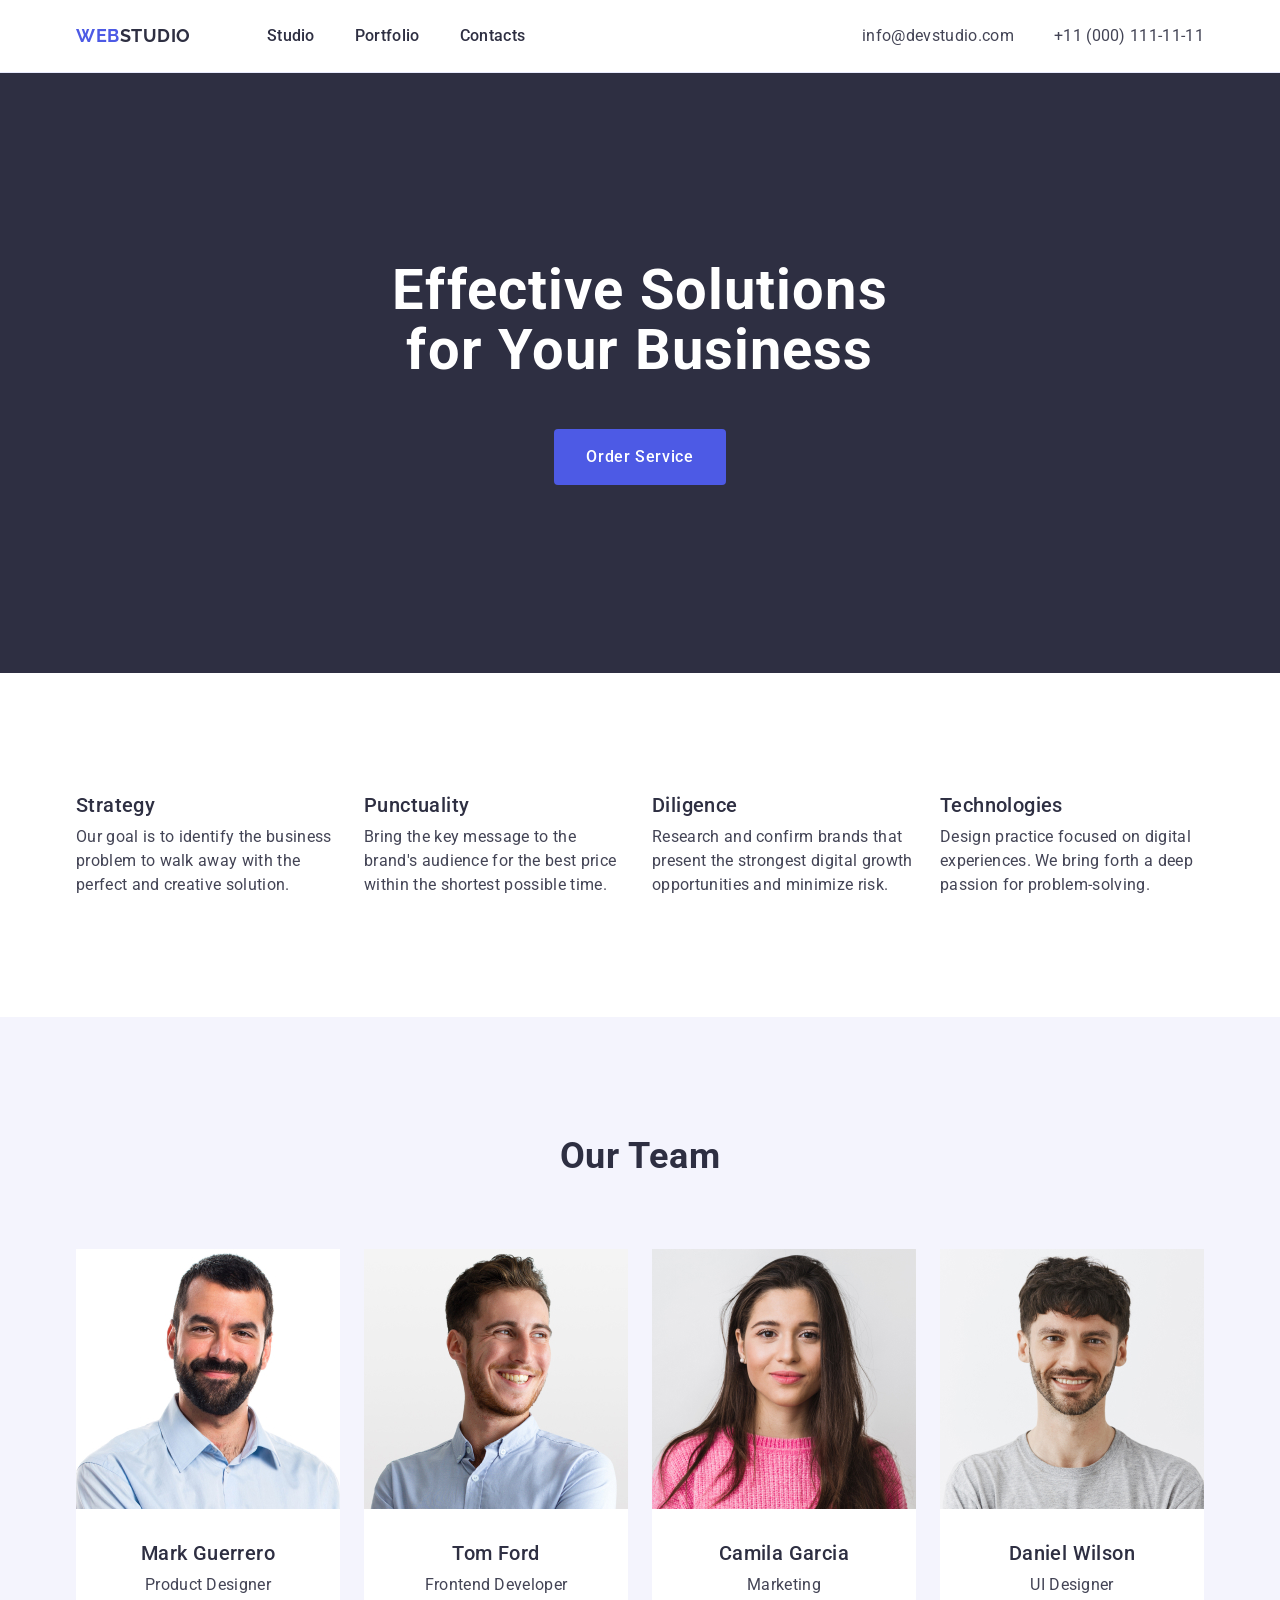
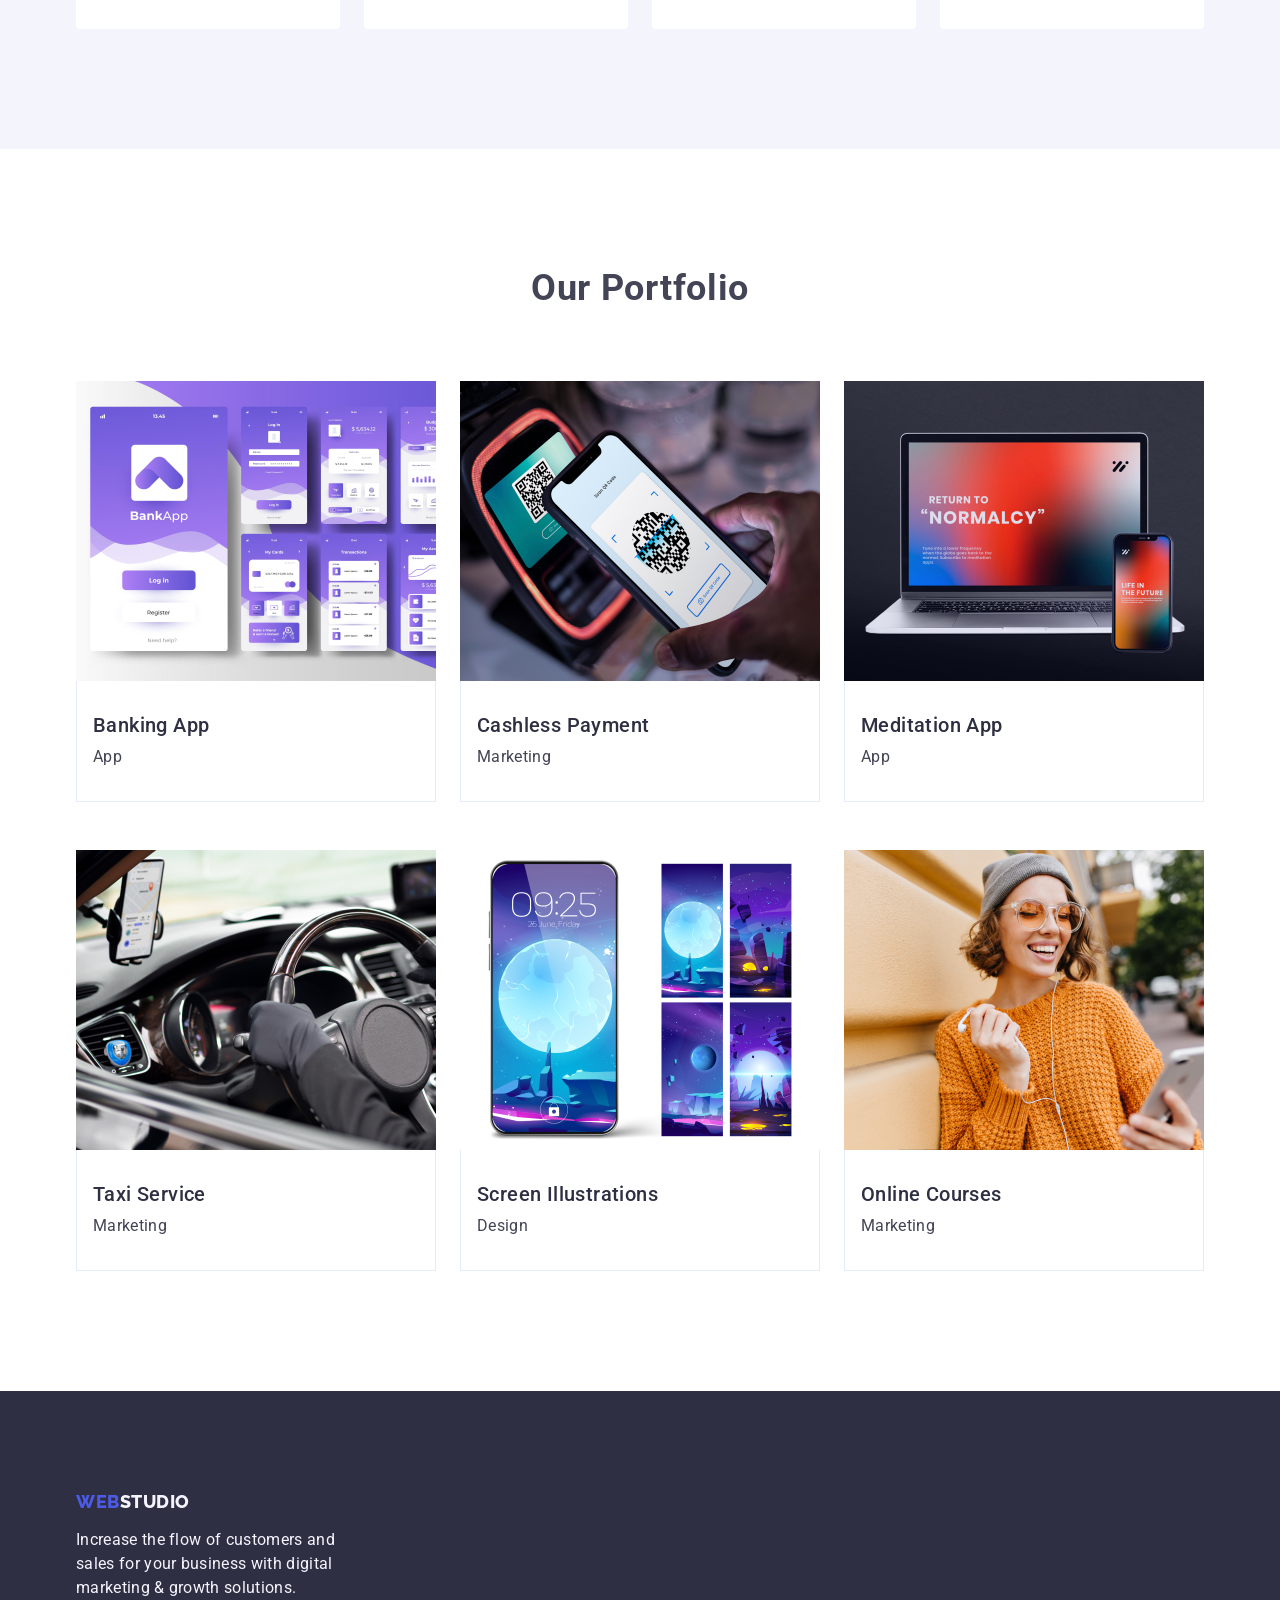
<file: index.html>
<!DOCTYPE html>
<html lang="en">
  <head>
    <meta charset="UTF-8" />
    <meta name="viewport" content="width=device-width, initial-scale=1.0" />
    <title>Document</title>
    <link rel="preconnect" href="https://fonts.googleapis.com" />
    <link rel="preconnect" href="https://fonts.gstatic.com" crossorigin />
    <link
      href="https://fonts.googleapis.com/css2?family=Raleway:wght@700&family=Roboto:wght@400;500;700&display=swap"
      rel="stylesheet"
    />
    <link
      rel="stylesheet"
      href="https://cdnjs.cloudflare.com/ajax/libs/modern-normalize/2.0.0/modern-normalize.min.css"
      integrity="sha512-4xo8blKMVCiXpTaLzQSLSw3KFOVPWhm/TRtuPVc4WG6kUgjH6J03IBuG7JZPkcWMxJ5huwaBpOpnwYElP/m6wg=="
      crossorigin="anonymous"
      referrerpolicy="no-referrer"
    />
    <link rel="stylesheet" href="./css/style.css" />
  </head>
  <body>
    <!--header-->
    <header class="header-main">
      <div class="header-menu container">
        <nav class="header-nav">
          <a href="./index.html" class="logo"
            >Web<span class="logo-studio">Studio</span></a
          >
          <ul class="nav-list">
            <li><a href="./index.html" class="nav-list_link">Studio</a></li>
            <li><a href="" class="nav-list_link">Portfolio</a></li>
            <li><a href="" class="nav-list_link">Contacts</a></li>
          </ul>
        </nav>
        <address class="header-call">
          <ul class="address-info">
            <li>
              <a href="mailto:info@devstudio.com" class="address-info_link"
                >info@devstudio.com</a
              >
            </li>
            <li>
              <a href="tel:+110001111111" class="address-info_link"
                >+11 (000) 111-11-11</a
              >
            </li>
          </ul>
        </address>
      </div>
    </header>

    <!--main-->
    <main>
      <section class="main-hero">
        <div class="container">
          <h1 class="main-hero_text">Effective Solutions for Your Business</h1>
          <button type="button" class="main-hero_btn">Order Service</button>
        </div>
      </section>

      <section class="info">
        <div class="container">
          <h2 class="visually-hidden">Info</h2>
          <ul class="info-main">
            <li class="info-main_link">
              <h3 class="info-main_par">Strategy</h3>
              <p class="info-main_text">
                Our goal is to identify the business problem to walk away with
                the perfect and creative solution.
              </p>
            </li>
            <li class="info-main_link">
              <h3 class="info-main_par">Punctuality</h3>
              <p class="info-main_text">
                Bring the key message to the brand's audience for the best price
                within the shortest possible time.
              </p>
            </li>
            <li class="info-main_link">
              <h3 class="info-main_par">Diligence</h3>
              <p class="info-main_text">
                Research and confirm brands that present the strongest digital
                growth opportunities and minimize risk.
              </p>
            </li>
            <li class="info-main_link">
              <h3 class="info-main_par">Technologies</h3>
              <p class="info-main_text">
                Design practice focused on digital experiences. We bring forth a
                deep passion for problem-solving.
              </p>
            </li>
          </ul>
        </div>
      </section>

      <section class="team">
        <div class="container">
          <h2 class="team-title">Our Team</h2>
          <ul class="team-main">
            <li class="team-main_link">
              <img
                src="./images/team-1.jpg"
                class="team-main_logo"
                width="264"
                alt="Mark Guerrero"
              />
              <div class="team-info">
                <h3 class="team-main_title">Mark Guerrero</h3>
                <p class="team-main_text">Product Designer</p>
              </div>
            </li>
            <li class="team-main_link">
              <img
                src="./images/team-2.jpg"
                class="team-main_logo"
                alt="Tom Ford"
                width="264"
              />
              <div class="team-info">
                <h3 class="team-main_title">Tom Ford</h3>
                <p class="team-main_text">Frontend Developer</p>
              </div>
            </li>
            <li class="team-main_link">
              <img
                src="./images/team-3.jpg"
                class="team-main_logo"
                alt="Camila Garcia"
                width="264"
              />
              <div class="team-info">
                <h3 class="team-main_title">Camila Garcia</h3>
                <p class="team-main_text">Marketing</p>
              </div>
            </li>
            <li class="team-main_link">
              <img
                src="./images/team-4.jpg"
                class="team-main_logo"
                alt="Daniel Wilson"
                width="264"
              />
              <div class="team-info">
                <h3 class="team-main_title">Daniel Wilson</h3>
                <p class="team-main_text">UI Designer</p>
              </div>
            </li>
          </ul>
        </div>
      </section>

      <section class="portfolio">
        <div class="container">
          <h2 class="portfolio-title">Our Portfolio</h2>
          <ul class="portfolio-main">
            <li class="portfolio-main_link">
              <img
                src="./images/portfolio-1.jpg"
                alt="Banking App"
                width="360"
              />
              <div class="portfolio-border">
                <h3 class="portfolio-main_title">Banking App</h3>
                <p class="portfolio-main_text">App</p>
              </div>
            </li>
            <li class="portfolio-main_link">
              <img
                src="./images/portfolio-2.jpg"
                alt="Cashless Payment"
                width="360"
              />
              <div class="portfolio-border">
                <h3 class="portfolio-main_title">Cashless Payment</h3>
                <p class="portfolio-main_text">Marketing</p>
              </div>
            </li>
            <li class="portfolio-main_link">
              <img
                src="./images/portfolio-3.jpg"
                alt="Meditation App"
                width="360"
              />
              <div class="portfolio-border">
                <h3 class="portfolio-main_title">Meditation App</h3>
                <p class="portfolio-main_text">App</p>
              </div>
            </li>
            <li class="portfolio-main_link">
              <img
                src="./images/portfolio-4.jpg"
                alt="Taxi Service"
                width="360"
              />
              <div class="portfolio-border">
                <h3 class="portfolio-main_title">Taxi Service</h3>
                <p class="portfolio-main_text">Marketing</p>
              </div>
            </li>
            <li class="portfolio-main_link">
              <img
                src="./images/portfolio-5.jpg"
                alt="Screen Illustrations"
                width="360"
              />
              <div class="portfolio-border">
                <h3 class="portfolio-main_title">Screen Illustrations</h3>
                <p class="portfolio-main_text">Design</p>
              </div>
            </li>
            <li class="portfolio-main_link">
              <img
                src="./images/portfolio-6.jpg"
                alt="Online Courses"
                width="360"
              />
              <div class="portfolio-border">
                <h3 class="portfolio-main_title">Online Courses</h3>
                <p class="portfolio-main_text">Marketing</p>
              </div>
            </li>
          </ul>
        </div>
      </section>
    </main>

    <!--footer-->
    <footer class="footer-main">
      <div class="container">
        <a href="./index.html" class="logo-footer"
          >Web<span class="footer-logo_studio">Studio</span></a
        >
        <p class="footer-text">
          Increase the flow of customers and sales for your business with
          digital marketing & growth solutions.
        </p>
      </div>
    </footer>
  </body>
</html>
</file>
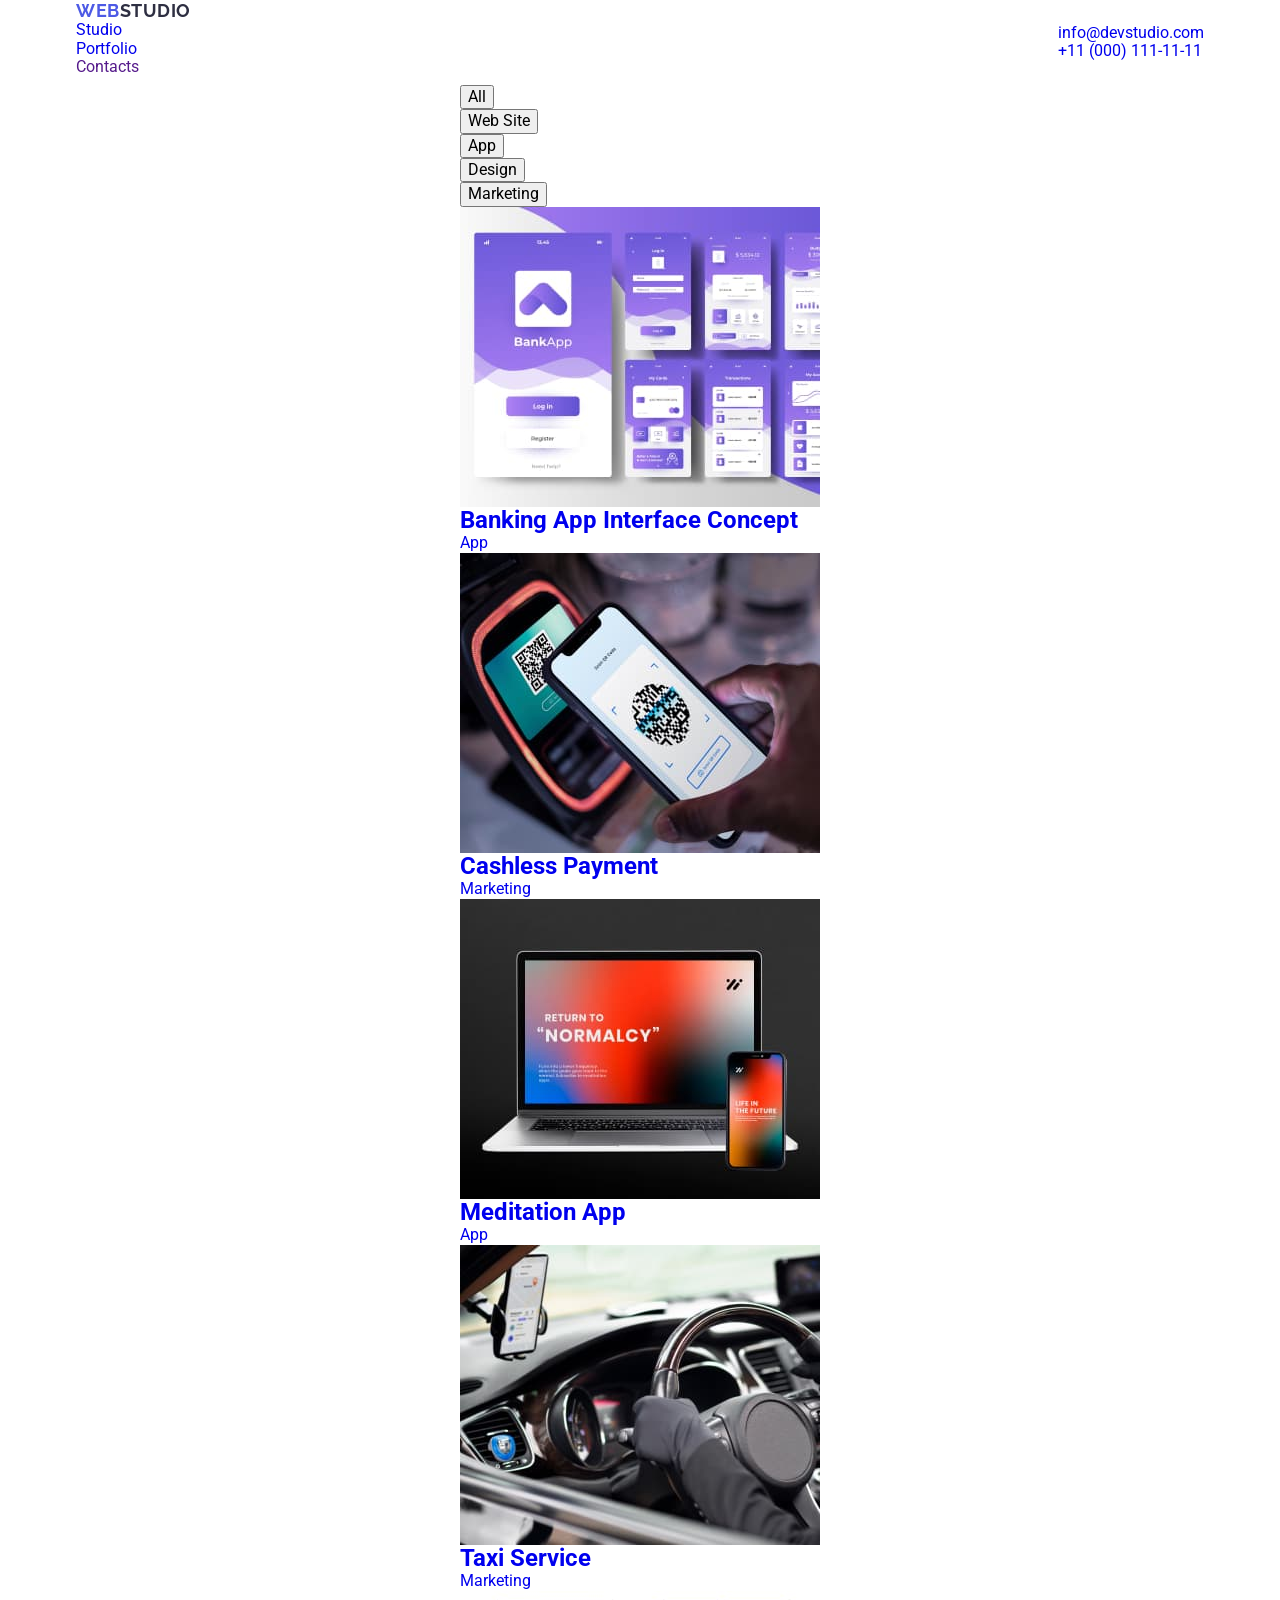
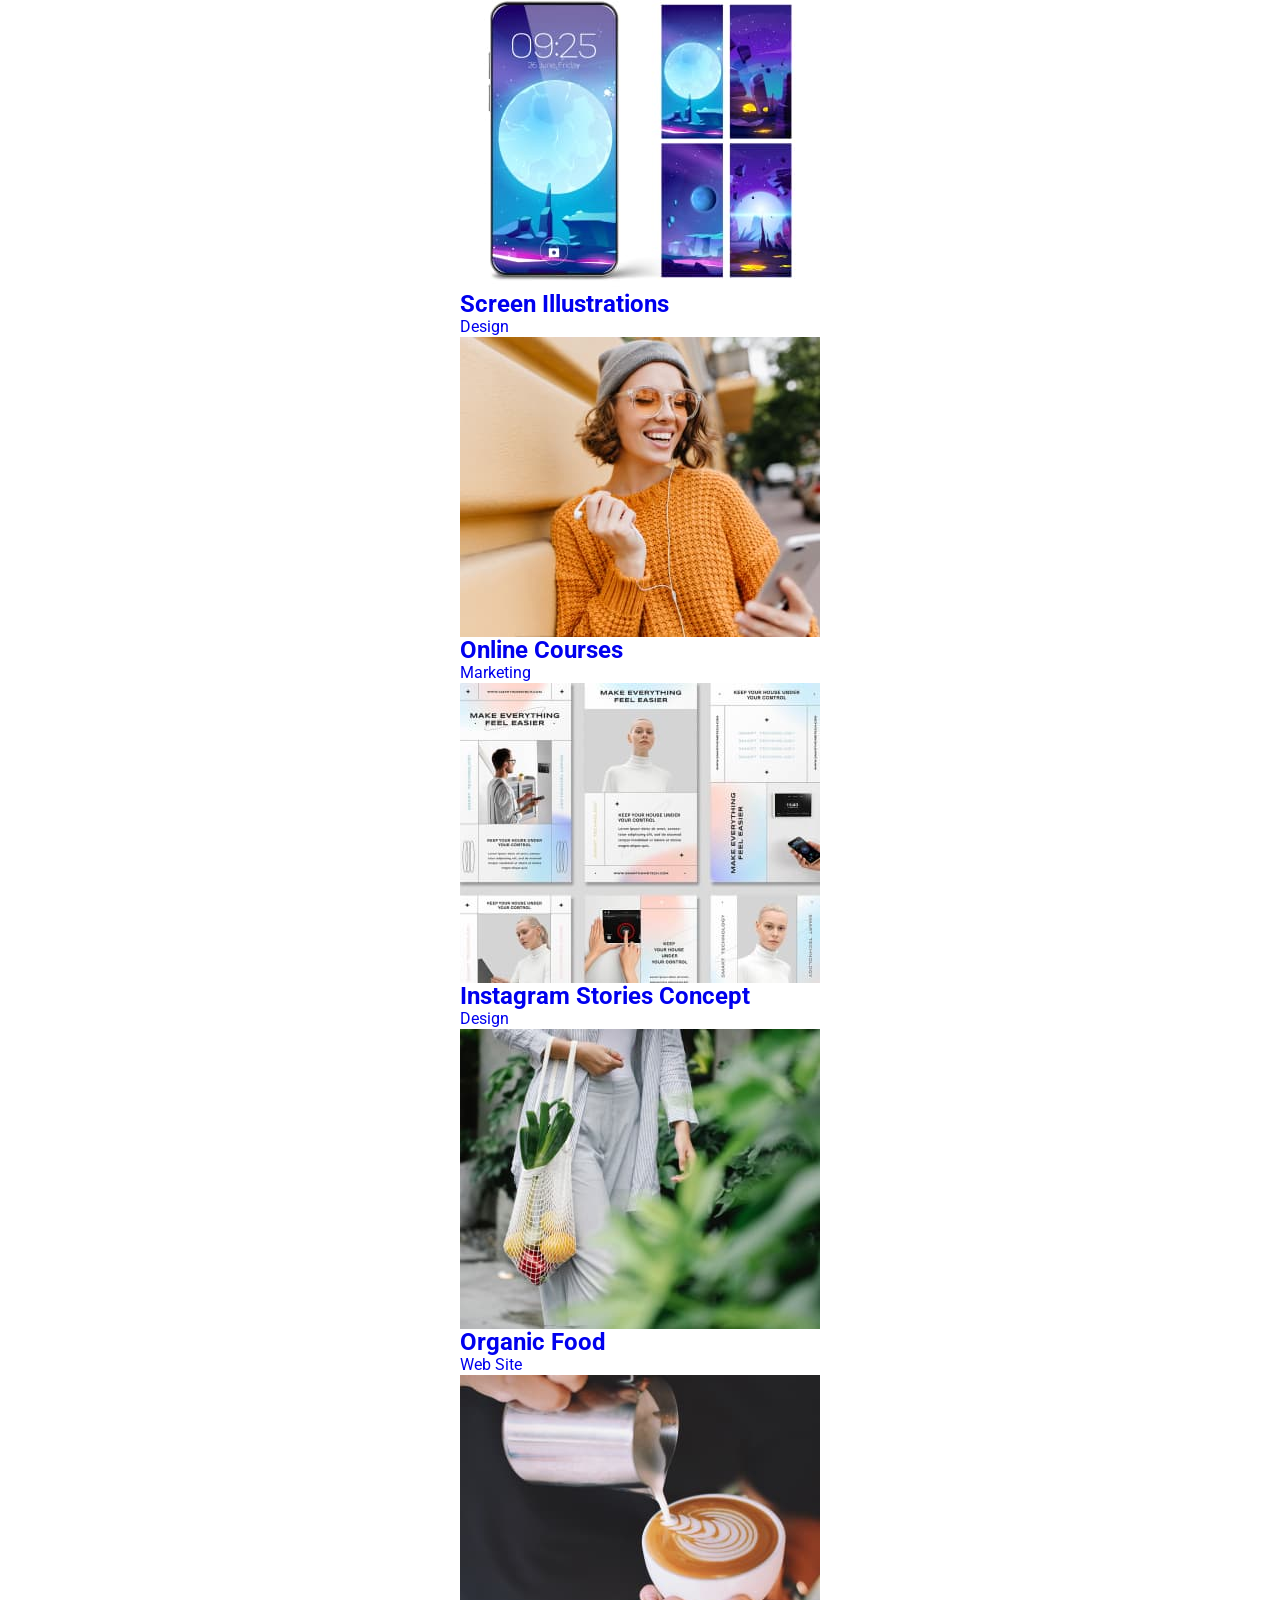
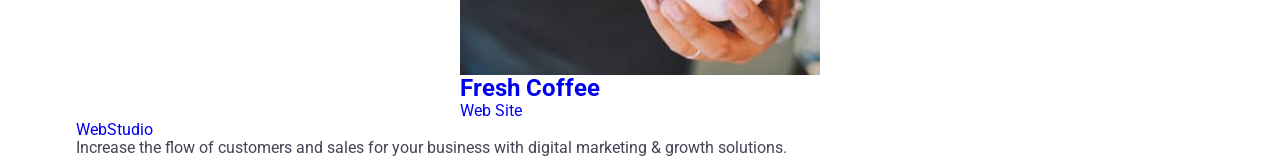
<file: portfolio.html>
<!DOCTYPE html>
<html lang="en">
  <head>
    <meta charset="UTF-8" />
    <meta http-equiv="X-UA-Compatible" content="IE=edge" />
    <meta name="viewport" content="width=device-width, initial-scale=1.0" />
    <link rel="preconnect" href="https://fonts.googleapis.com" />
    <link rel="preconnect" href="https://fonts.gstatic.com" crossorigin />
    <link
      href="https://fonts.googleapis.com/css2?family=Raleway:wght@800&family=Roboto:wght@400;500;700;900&display=swap"
      rel="stylesheet"
    />
    <link
      rel="stylesheet"
      href="https://cdnjs.cloudflare.com/ajax/libs/modern-normalize/2.0.0/modern-normalize.min.css"
      integrity="sha512-4xo8blKMVCiXpTaLzQSLSw3KFOVPWhm/TRtuPVc4WG6kUgjH6J03IBuG7JZPkcWMxJ5huwaBpOpnwYElP/m6wg=="
      crossorigin="anonymous"
      referrerpolicy="no-referrer"
    />
    <link rel="stylesheet" href="./css/style.css" />
    <title>Portfolio</title>
  </head>
  <body>
    <header class="header">
      <div class="header-menu container">
        <nav class="navigation">
          <a href="./index.html" class="logo link"
            >Web<span class="logo-studio">Studio</span></a
          >
          <ul class="list menu">
            <li class="nav-main">
              <a href="./index.html" class="nav-main_link link">Studio</a>
            </li>
            <li class="nav-main">
              <a href="./portfolio.html" class="nav-main_link link"
                >Portfolio</a
              >
            </li>
            <li class="nav-main">
              <a href="" class="nav-main_link link">Contacts</a>
            </li>
          </ul>
        </nav>
        <address class="header-call">
          <ul class="list menu-adress">
            <li class="adress-info">
              <a href="mailto:info@devstudio.com" class="adress-info_link link"
                >info@devstudio.com</a
              >
            </li>
            <li class="adress-info">
              <a href="tel:+110001111111" class="adress-info_link link"
                >+11 (000) 111-11-11</a
              >
            </li>
          </ul>
        </address>
      </div>
    </header>

    <main>
      <section class="portfolio-main">
        <div class="container">
          <h1 class="visually-hidden">Content</h1>
          <ul class="list main-button_first">
            <li><button type="button" class="main-button">All</button></li>
            <li><button type="button" class="main-button">Web Site</button></li>
            <li><button type="button" class="main-button">App</button></li>
            <li><button type="button" class="main-button">Design</button></li>
            <li>
              <button type="button" class="main-button">Marketing</button>
            </li>
          </ul>
          <ul class="list main-content">
            <li class="item">
              <a href=".app" class="link"
                ><img
                  src="./images/portfolio-img-1.jpg"
                  alt="Banking App Interface Concept"
                  width="360"
                  height="300"
                />
                <div class="section-border">
                  <h2 class="section-header">Banking App Interface Concept</h2>
                  <p class="section-par">App</p>
                </div>
              </a>
            </li>
            <li class="item">
              <a href=".marketing" class="link"
                ><img
                  src="./images/portfolio-img-2.jpg"
                  alt="Cashless Payment"
                  width="360"
                  height="300"
                />
                <div class="section-border">
                  <h2 class="section-header">Cashless Payment</h2>
                  <p class="section-par">Marketing</p>
                </div>
              </a>
            </li>
            <li class="item">
              <a href=".app" class="link"
                ><img
                  src="./images/portfolio-img-3.jpg"
                  alt="Meditation App"
                  width="360"
                  height="300"
                />
                <div class="section-border">
                  <h2 class="section-header">Meditation App</h2>
                  <p class="section-par">App</p>
                </div>
              </a>
            </li>
            <li class="item">
              <a href=".marketing" class="link"
                ><img
                  src="./images/portfolio-img-4.jpg"
                  alt="Taxi Service"
                  width="360"
                  height="300"
                />
                <div class="section-border">
                  <h2 class="section-header">Taxi Service</h2>
                  <p class="section-par">Marketing</p>
                </div>
              </a>
            </li>
            <li class="item">
              <a href=".design" class="link"
                ><img
                  src="./images/portfolio-img-5.jpg"
                  width="360"
                  height="300"
                  alt="Screen Illustrations"
                />
                <div class="section-border">
                  <h2 class="section-header">Screen Illustrations</h2>
                  <p class="section-par">Design</p>
                </div>
              </a>
            </li>
            <li class="item">
              <a href=".marketing" class="link"
                ><img
                  src="./images/portfolio-img-6.jpg"
                  alt="Online Courses"
                  width="360"
                  height="300"
                />
                <div class="section-border">
                  <h2 class="section-header">Online Courses</h2>
                  <p class="section-par">Marketing</p>
                </div>
              </a>
            </li>
            <li class="item">
              <a href=".design" class="link"
                ><img
                  src="./images/portfolio-img-7.jpg"
                  width="360"
                  height="300"
                  alt="Instagram Stories Concept"
                />
                <div class="section-border">
                  <h2 class="section-header">Instagram Stories Concept</h2>
                  <p class="section-par">Design</p>
                </div>
              </a>
            </li>
            <li class="item">
              <a href=".website" class="link"
                ><img
                  src="./images/portfolio-img-8.jpg"
                  alt="Organic Food"
                  width="360"
                  height="300"
                />
                <div class="section-border">
                  <h2 class="section-header">Organic Food</h2>
                  <p class="section-par">Web Site</p>
                </div>
              </a>
            </li>
            <li class="item">
              <a href=".website" class="link"
                ><img
                  src="./images/portfolio-img-9.jpg"
                  alt="Fresh Coffee"
                  width="360"
                  height="300"
                />
                <div class="section-border">
                  <h2 class="section-header">Fresh Coffee</h2>
                  <p class="section-par">Web Site</p>
                </div>
              </a>
            </li>
          </ul>
        </div>
      </section>
    </main>

    <footer class="footer">
      <div class="container">
        <a href="./index.html" class="footer-logo link"
          >Web<span class="footer-color">Studio</span></a
        >
        <p class="footer-par">
          Increase the flow of customers and sales for your business with
          digital marketing & growth solutions.
        </p>
      </div>
    </footer>
  </body>
</html>
</file>
<file: css/style.css>
body {
  font-family: "Roboto", sans-serif;
  color: #434455;
  background-color: #fff;
}

ul,
ol {
  list-style-type: none;
  padding-left: 0;
  padding-right: 0;
  margin-top: 0;
  margin-bottom: 0;
}

p,
h1,
h2,
h3,
h4,
h5,
h6 {
  margin-top: 0;
  margin-bottom: 0;
}

a {
  text-decoration: none;
}

img {
  display: block;
}

ul,
ol {
  list-style-type: none;
  padding-left: 0;
  margin-top: 0;
  margin-bottom: 0;
}

.container {
  max-width: 1158px;
  margin: 0 auto;
  padding: 0 15px;
}

.visually-hidden {
  position: absolute;
  width: 1px;
  height: 1px;
  margin: -1px;
  border: 0;
  padding: 0;
  white-space: nowrap;
  clip-path: inset(100%);
  clip: rect(0 0 0 0);
  overflow: hidden;
}

/**********HEADER**********/

.header-main {
  border-bottom: 1px solid #e7e9fc;
}

.header-menu {
  display: flex;
  justify-content: space-between;
}

.header-nav {
  display: flex;
  align-items: center;
}

.logo {
  font-family: "Raleway";
  color: #4d5ae5;
  font-size: 18px;
  font-weight: 700;
  line-height: 1.17;
  letter-spacing: 0.03em;
  text-transform: uppercase;
  margin-right: 76px;
}

.logo-studio {
  color: #2e2f42;
}

.nav-list {
  list-style: none;
  display: flex;
  gap: 40px;
}

.nav-list_link {
  font-size: 16px;
  font-weight: 500;
  line-height: 24px;
  letter-spacing: 0.32px;
  color: #2e2f42;
  padding: 24px 0;
}

.nav-list_link:hover,
.nav-list_link:focus {
  color: #404bbf;
}

.header-call {
  font-style: normal;
  padding: 24px 0;
}

.address-info {
  display: flex;
  align-items: center;
  gap: 40px;
}

.address-info_link {
  line-height: 1.5;
  letter-spacing: 0.02em;
  color: #434455;
}

.address-info_link:hover,
.address-info_link:focus {
  color: #404bbf;
}

/**********MAIN**********/

.main-hero {
  background-color: #2e2f42;
  text-align: center;
  padding: 188px 0;
}

.main-hero_text {
  color: #fff;
  text-align: center;
  font-size: 56px;
  font-weight: 700;
  line-height: 1.07;
  letter-spacing: 0.02em;
  max-width: 496px;
  margin: 0 auto;
  padding-bottom: 48px;
}

.main-hero_btn {
  font-family: "Roboto", sans-serif;
  background-color: #4d5ae5;
  color: #fff;
  font-size: 16px;
  font-weight: 500;
  line-height: 1.5;
  letter-spacing: 0.04em;
  cursor: pointer;
  display: block;
  padding: 16px 32px;
  border-radius: 4px;
  border: none;
  margin: 0 auto;
  min-width: 169px;
}

.main-hero_btn:hover,
.main-hero_btn:focus {
  background-color: #404bbf;
}

/**********Section2-Info**********/

.info {
  padding: 120px 0;
}

.info-main {
  display: flex;
  gap: 24px;
}

.info-main_link {
  width: calc((100% - 72px) / 4);
}

.info-main_par {
  font-weight: 500;
  font-size: 20px;
  line-height: 1.2;
  letter-spacing: 0.02em;
  color: #2e2f42;
  margin-bottom: 8px;
}

.info-main_text {
  line-height: 1.5;
  letter-spacing: 0.02em;
}

/**********Section3-OurTeam**********/

.team {
  padding: 120px 0;
  background-color: #f4f4fd;
}

.team-title {
  text-align: center;
  text-transform: capitalize;
  font-weight: 700;
  font-size: 36px;
  line-height: 1.11;
  letter-spacing: 0.02em;
  color: #2e2f42;
  margin-bottom: 72px;
}

.team-main {
  display: flex;
  gap: 24px;
}

.team-main_link {
  background-color: #fff;
  width: calc((100% - 72px) / 4);
  border-radius: 0px 0px 4px 4px;
}

.team-info {
  padding: 32px 0 32px 0;
}

.team-main_title {
  color: #2e2f42;
  font-size: 20px;
  font-weight: 500;
  line-height: 1.2;
  letter-spacing: 0.02em;
  text-align: center;
  margin-bottom: 8px;
}

.team-main_text {
  color: #434455;
  font-size: 16px;
  font-weight: 400;
  line-height: 1.5;
  letter-spacing: 0.02em;
  text-align: center;
}

/**********Section4-Portfolio**********/

.portfolio {
  padding: 120px 0 120px 0;
}

.portfolio-title {
  text-align: center;
  text-transform: capitalize;
  font-size: 36px;
  font-weight: 700;
  line-height: 1.11;
  letter-spacing: 0.02em;
  text-transform: capitalize;
  margin-bottom: 72px;
}

.portfolio-main {
  display: flex;
  flex-wrap: wrap;
  row-gap: 48px;
  column-gap: 24px;
}

.portfolio-border {
  border: 1px solid #e7e9fc;
  border-top: none;
  padding: 32px 16px;
}

.portfolio-main_title {
  color: #2e2f42;
  font-size: 20px;
  font-weight: 500;
  line-height: 24px;
  letter-spacing: 0.4px;
  margin-bottom: 8px;
}

.portfolio-main_text {
  color: #434455;
  font-size: 16px;
  line-height: 24px;
  letter-spacing: 0.32px;
}

/**********FOOTER**********/

.footer-main {
  background-color: #2e2f42;
  padding: 100px 0;
}

.logo-footer {
  font-family: "Raleway", sans-serif;
  font-weight: 800;
  font-size: 18px;
  line-height: 1.17;
  letter-spacing: 0.03em;
  text-transform: uppercase;
  color: #4d5ae5;
  display: inline-block;
  margin-bottom: 16px;
}

.footer-logo_studio {
  color: #f4f4fd;
}

.footer-text {
  color: #f4f4fd;
  font-size: 16px;
  line-height: 24px;
  letter-spacing: 0.32px;
  max-width: 264px;
}
</file>
